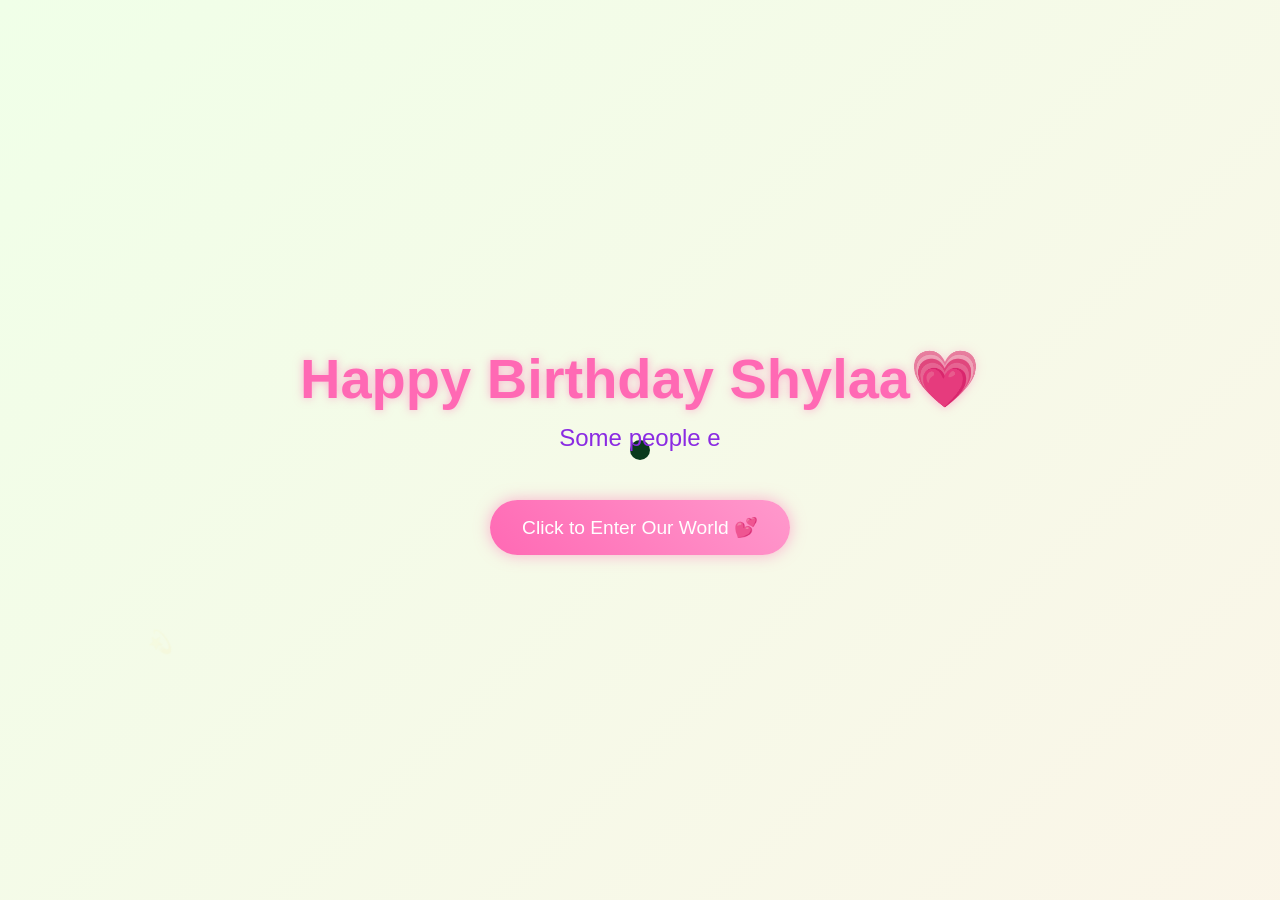
<file: index.html>
<!DOCTYPE html>
<html lang="en">
<head>
    <meta charset="UTF-8">
    <meta name="viewport" content="width=device-width, initial-scale=1.0">
    <title>Happy Birthday</title>
    <script src="https://cdnjs.cloudflare.com/ajax/libs/gsap/3.12.2/gsap.min.js"></script>
    <link rel="stylesheet" href="style.css">
    
</head>
<body>
    <audio id="bgMusic" autoplay loop preload="auto" playsinline>
        <source src="HBD.mp3" type="audio/mpeg">
    </audio>
    
    <div class="cursor"></div>
    <div class="container">
        <h1>Happy Birthday Shylaa💗</h1>
        <div class="greeting"></div>
        <button class="cta-button">Click to Enter Our World 💕</button>
    </div>

    <script src="script.js">
        
    </script>
</body>
</html>
</file>
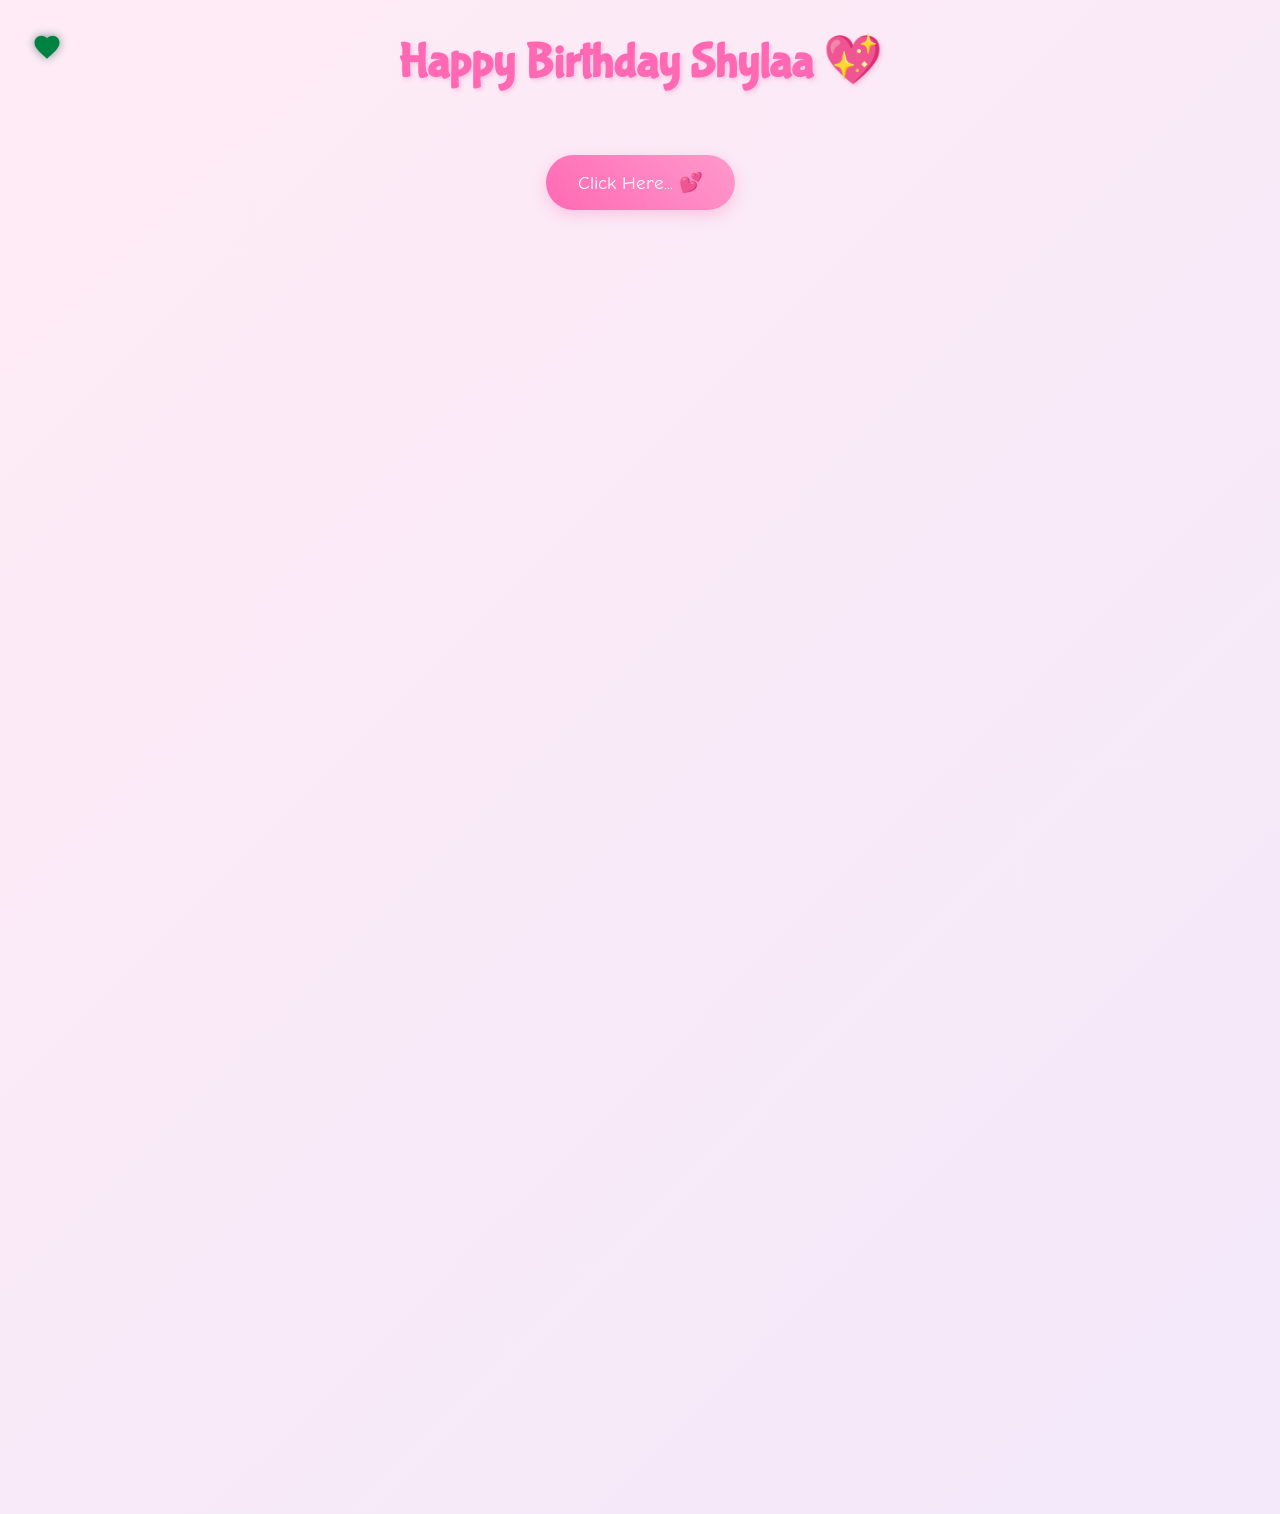
<file: cause.html>
<!DOCTYPE html>
<html lang="en">
<head>
    <meta charset="UTF-8">
    <meta name="viewport" content="width=device-width, initial-scale=1.0">
    <title>Why You're My Pookie 💖</title>
    <script src="https://cdnjs.cloudflare.com/ajax/libs/gsap/3.12.2/gsap.min.js"></script>
    <link rel="stylesheet" href="./cause.css">
    <style>
       
    </style>
</head>
<audio id="bgMusic" autoplay loop preload="auto">
    <source src="HBD.mp3" type="audio/mpeg">
</audio>
<body>
    <div class="custom-cursor">
        <svg viewBox="0 0 24 24">
            <path fill="#ff69b4" d="M12 21.35l-1.45-1.32C5.4 15.36 2 12.28 2 8.5 2 5.42 4.42 3 7.5 3c1.74 0 3.41.81 4.5 2.09C13.09 3.81 14.76 3 16.5 3 19.58 3 22 5.42 22 8.5c0 3.78-3.4 6.86-8.55 11.54L12 21.35z"/>
        </svg>
    </div>

    <div class="container">
        <h1>Happy Birthday Shylaa 💖</h1>
        
        <div id="reasons-container"></div>
        
        <button class="shuffle-button">Click Here... 💕</button>
        <div class="reason-counter"></div>

        <div class="ending-section">
            <div class="teddy-hug">
                <img src="./d1.jpg" alt="Teddy Hug">
            </div>
            <div class="ending-text">You're the BESTEST ! 💖</div>
        </div>
    </div>

    <script src="cause.js">
       
    </script>
</body>
</html>
</file>
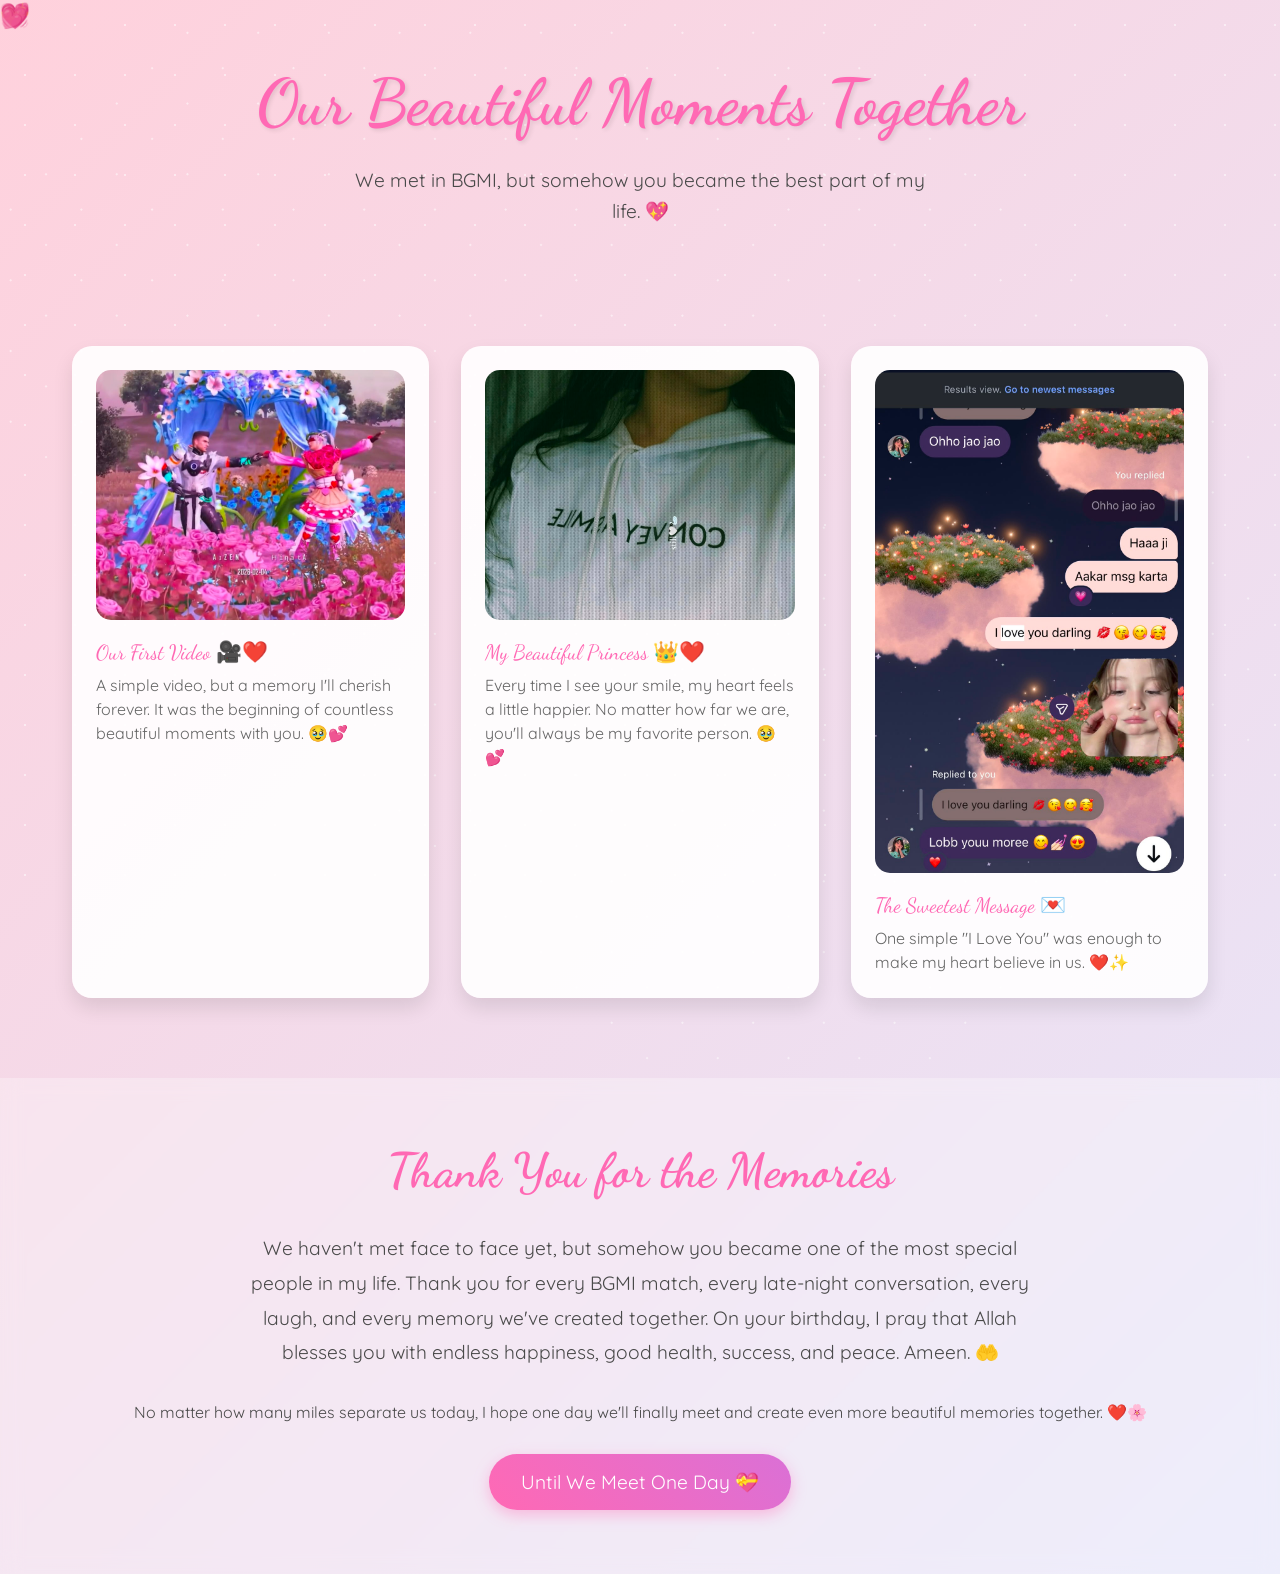
<file: last.html>
<!DOCTYPE html>
<html lang="en">

<head>
    <meta charset="UTF-8">
    <meta name="viewport" content="width=device-width, initial-scale=1.0">
    <title>Our Beautiful Memories ✨</title>
    <style>
        @import url('https://fonts.googleapis.com/css2?family=Dancing+Script:wght@700&family=Quicksand:wght@300;400;500;600&display=swap');

        * {
            margin: 0;
            padding: 0;
            box-sizing: border-box;
        }

        body {
            min-height: 100vh;
            background: linear-gradient(135deg,
                    #ffd1dc 0%,
                    #e6e6fa 25%,
                    #ffefd5 50%,
                    #e6e6fa 75%,
                    #ffd1dc 100%);
            background-size: 400% 400%;
            animation: gradientFlow 15s ease infinite;
            font-family: 'Quicksand', sans-serif;
            overflow-x: hidden;
            color: #4a4a4a;
        }

        @keyframes gradientFlow {
            0% {
                background-position: 0% 50%;
            }

            50% {
                background-position: 100% 50%;
            }

            100% {
                background-position: 0% 50%;
            }
        }

        /* Enhanced Sparkle Effect */
        .magic-sparkles {
            position: fixed;
            top: 0;
            left: 0;
            width: 100%;
            height: 100%;
            pointer-events: none;
            z-index: 1;
        }

        .sparkle {
            position: absolute;
            width: 6px;
            height: 6px;
            border-radius: 50%;
            background-color: white;
            animation: twinkle var(--duration, 4s) ease-in-out infinite;
            opacity: 0;
        }

        @keyframes twinkle {

            0%,
            100% {
                opacity: 0;
                transform: scale(0.5);
            }

            50% {
                opacity: 0.8;
                transform: scale(1);
            }
        }

        /* Generate 50 sparkles with different positions and animations */
        .magic-sparkles::before,
        .magic-sparkles::after {
            content: '';
            position: absolute;
            width: 100%;
            height: 100%;
            background-image: radial-gradient(circle, white 1px, transparent 1px);
            background-size: 50px 50px;
            animation: sparkleLayer 8s linear infinite;
            opacity: 0.5;
        }

        .magic-sparkles::after {
            animation-delay: -4s;
            transform: rotate(45deg);
        }

        @keyframes sparkleLayer {
            0% {
                transform: translateY(0);
            }

            100% {
                transform: translateY(-50px);
            }
        }

        /* Floating Hearts */
        .floating-hearts {
            position: fixed;
            width: 100%;
            height: 100%;
            pointer-events: none;
            z-index: 2;
        }

        .heart {
            position: absolute;
            font-size: 1.5rem;
            color: rgba(255, 105, 180, 0.6);
            animation: floatHeart var(--float-duration, 6s) ease-in-out infinite;
            animation-delay: var(--delay, 0s);
        }

        @keyframes floatHeart {
            0% {
                transform: translate(0, 100vh) rotate(0deg);
            }

            100% {
                transform: translate(var(--translate-x, 0), -100vh) rotate(360deg);
            }
        }

        /* Welcome Section */
        .welcome {
            text-align: center;
            padding: 4rem 2rem;
            position: relative;
            z-index: 3;
        }

        .welcome h1 {
            font-family: 'Dancing Script', cursive;
            font-size: 4rem;
            color: #ff69b4;
            text-shadow: 2px 2px 4px rgba(0, 0, 0, 0.1);
            animation: fadeInScale 2s ease;
        }

        .welcome p {
            font-size: 1.2rem;
            max-width: 600px;
            margin: 1.5rem auto;
            line-height: 1.6;
            animation: fadeIn 2s ease 0.5s both;
        }

        /* Enhanced Memory Cards */
        .memory-container {
            max-width: 1200px;
            margin: 0 auto;
            padding: 2rem;
            display: grid;
            grid-template-columns: repeat(auto-fit, minmax(300px, 1fr));
            gap: 2rem;
            z-index: 3;
            position: relative;
        }

        .memory-card {
            background: rgba(255, 255, 255, 0.9);
            border-radius: 20px;
            padding: 1.5rem;
            box-shadow: 0 10px 20px rgba(0, 0, 0, 0.1);
            transition: all 0.5s cubic-bezier(0.4, 0, 0.2, 1);
            position: relative;
            overflow: hidden;
        }

        .memory-card:hover {
            transform: translateY(-10px) scale(1.02);
            box-shadow: 0 15px 30px rgba(0, 0, 0, 0.15);
        }

        .memory-card::before {
            content: '';
            position: absolute;
            top: 0;
            left: 0;
            width: 100%;
            height: 100%;
            background: linear-gradient(45deg, transparent, rgba(255, 255, 255, 0.4), transparent);
            transform: translateX(-100%);
            transition: 0.5s;
        }

        .memory-card:hover::before {
            transform: translateX(100%);
        }

        .memory-img {
            width: 100%;
            height: 250px;
            object-fit: cover;
            border-radius: 15px;
            margin-bottom: 1rem;
            transition: transform 0.5s ease;
        }
        .shyla{
             width: 100%;
            
            object-fit: cover;
            border-radius: 15px;
            margin-bottom: 1rem;
            transition: transform 0.5s ease;
        }

        .memory-card:hover .memory-img {
            transform: scale(1.05);
        }

        .memory-date {
            font-family: 'Dancing Script', cursive;
            color: #ff69b4;
            font-size: 1.3rem;
            margin-bottom: 0.5rem;
        }

        .memory-caption {
            font-size: 1rem;
            line-height: 1.5;
            color: #666;
        }

        /* Final Message Section */
        .final-message {
            text-align: center;
            padding: 4rem 2rem;
            background: rgba(255, 255, 255, 0.3);
            backdrop-filter: blur(10px);
            margin-top: 3rem;
            position: relative;
            z-index: 3;
        }

        .final-message h2 {
            font-family: 'Dancing Script', cursive;
            font-size: 3rem;
            color: #ff69b4;
            margin-bottom: 2rem;
            animation: heartbeat 2s infinite;
        }

        @keyframes heartbeat {

            0%,
            100% {
                transform: scale(1);
            }

            50% {
                transform: scale(1.1);
            }
        }

        .final-message p {
            font-size: 1.2rem;
            max-width: 800px;
            margin: 0 auto 2rem;
            line-height: 1.8;
        }

        .goodbye-btn {
            display: inline-block;
            padding: 1rem 2rem;
            font-size: 1.2rem;
            background: linear-gradient(45deg, #ff69b4, #da70d6);
            color: white;
            border: none;
            border-radius: 50px;
            cursor: pointer;
            text-decoration: none;
            transition: all 0.3s ease;
            box-shadow: 0 5px 15px rgba(255, 105, 180, 0.4);
            animation: float 3s infinite ease-in-out;
        }

        .goodbye-btn:hover {
            transform: translateY(-5px);
            box-shadow: 0 8px 20px rgba(255, 105, 180, 0.6);
        }

        @keyframes float {

            0%,
            100% {
                transform: translateY(0);
            }

            50% {
                transform: translateY(-10px);
            }
        }

        /* Animations */
        @keyframes fadeInScale {
            0% {
                opacity: 0;
                transform: scale(0.8);
            }

            100% {
                opacity: 1;
                transform: scale(1);
            }
        }

        @keyframes fadeIn {
            0% {
                opacity: 0;
            }

            100% {
                opacity: 1;
            }
        }

        /* Generate Hearts */
        .js-generate-hearts {
            position: fixed;
            width: 100%;
            height: 100%;
            pointer-events: none;
            z-index: 2;
        }

        /* Custom Scrollbar */
        ::-webkit-scrollbar {
            width: 12px;
        }

        ::-webkit-scrollbar-track {
            background: rgba(255, 255, 255, 0.4);
        }

        ::-webkit-scrollbar-thumb {
            background: linear-gradient(45deg, #ff69b4, #da70d6);
            border-radius: 6px;
        }

        /* Responsive Design */
        @media (max-width: 768px) {
            .welcome h1 {
                font-size: 3rem;
            }

            .memory-container {
                grid-template-columns: 1fr;
            }

            .final-message h2 {
                font-size: 2.5rem;
            }
        }
    </style>
</head>
<audio id="bgMusic" autoplay loop preload="auto" playsinline>
        <source src="HBD.mp3" type="audio/mpeg">
    </audio>
<body>
    <div class="magic-sparkles"></div>
    <div class="floating-hearts">
        <!-- Hearts will be generated via CSS -->
        <div class="heart" style="--float-duration: 6s; --delay: 0s; --translate-x: 20px;">💝</div>
        <div class="heart" style="--float-duration: 8s; --delay: 1s; --translate-x: -30px;">💖</div>
        <div class="heart" style="--float-duration: 7s; --delay: 2s; --translate-x: 40px;">💗</div>
        <div class="heart" style="--float-duration: 9s; --delay: 3s; --translate-x: -20px;">💓</div>
        <div class="heart" style="--float-duration: 5s; --delay: 4s; --translate-x: 30px;">💕</div>
    </div>

    <section class="welcome">
        <h1>Our Beautiful Moments Together</h1>
        <p>We met in BGMI, but somehow you became the best part of my life. 💖</p>
    </section>

    <div class="memory-container">
        <div class="memory-card">
            <img src="./d1.jpg" alt="First Date" class="memory-img">
            <div class="memory-date">Our First Video 🎥❤️</div>
            <div class="memory-caption">A simple video, but a memory I'll cherish forever. It was the beginning of countless beautiful moments with you. 🥹💕</div>
        </div>
        <div class="memory-card">
            <img src="./d2.jpg" alt="Beach Day" class="memory-img">
            <div class="memory-date">My Beautiful Princess 👑❤️</div>
            <div class="memory-caption">Every time I see your smile, my heart feels a little happier. No matter how far we are, you'll always be my favorite person. 🥹💕</div>
        </div>
        <div class="memory-card">
            <img class="shyla" src="./d3.jpg" alt="Movie Night" class="memory-img">
            <div class="memory-date">The Sweetest Message 💌</div>
            <div class="memory-caption">One simple "I Love You" was enough to make my heart believe in us. ❤️✨ 

            </div>
        </div>

    </div>

    <section class="final-message">
        <h2>Thank You for the Memories</h2>
        <p>We haven't met face to face yet, but somehow you became one of the most special people in my life.
Thank you for every BGMI match, every late-night conversation, every laugh, and every memory we've created together.
On your birthday, I pray that Allah blesses you with endless happiness, good health, success, and peace. Ameen. 🤲
        </p>No matter how many miles separate us today, I hope one day we'll finally meet and create even more beautiful memories together. ❤️🌸</p>
    
        <a href="#" class="goodbye-btn">Until We Meet One Day 💝</a>
    </section>
</body>

</html>
</file>
<file: style.css>
* {
    margin: 0;
    padding: 0;
    box-sizing: border-box;
    cursor: none;
}

body {
    min-height: 100vh;
    display: flex;
    flex-direction: column;
    align-items: center;
    justify-content: center;
    background: linear-gradient(-45deg, #fee9f7, #e8f5fe, #fef2e8, #f0ffe8);
    background-size: 400% 400%;
    animation: gradientBG 15s ease infinite;
    font-family: 'Arial Rounded MT Bold', Arial, sans-serif;
    overflow: hidden;
    position: relative;
}
audio {
    display: none;
}
.cursor {
    width: 20px;
    height: 20px;
    background: pink;
    border-radius: 50%;
    position: fixed;
    pointer-events: none;
    mix-blend-mode: difference;
    transition: transform 0.2s;
}

.container {
    text-align: center;
    z-index: 1;
}

h1 {
    font-size: 3.5rem;
    color: #ff69b4;
    text-shadow: 0 0 10px rgba(255, 105, 180, 0.5);
    margin-bottom: 2rem;
    opacity: 0;
}

.greeting {
    font-size: 1.5rem;
    color: #8a2be2;
    margin-bottom: 3rem;
    min-height: 2em;
}

.cta-button {
    padding: 1rem 2rem;
    font-size: 1.2rem;
    background: linear-gradient(45deg, #ff69b4, #ff99cc);
    border: none;
    border-radius: 50px;
    color: white;
    cursor: pointer;
    box-shadow: 0 0 15px rgba(255, 105, 180, 0.5);
    transition: transform 0.3s, box-shadow 0.3s;
    opacity: 0;
}

.cta-button:hover {
    transform: scale(1.1);
    box-shadow: 0 0 25px rgba(255, 105, 180, 0.7);
}

.floating {
    position: absolute;
    pointer-events: none;
    opacity: 0;
}

@keyframes gradientBG {
    0% { background-position: 0% 50%; }
    50% { background-position: 100% 50%; }
    100% { background-position: 0% 50%; }
}

@media (max-width: 768px) {
    h1 { font-size: 2rem; }
    .greeting { font-size: 1.2rem; }
    .cta-button { font-size: 1rem; }
}
</file>
<file: cause.css>
@import url('https://fonts.googleapis.com/css2?family=Bubblegum+Sans&family=Comic+Neue:wght@700&family=Quicksand:wght@500&display=swap');

* {
    margin: 0;
    padding: 0;
    box-sizing: border-box;
    cursor: none;
}

body {
    min-height: 100vh;
    background: linear-gradient(-45deg, #ffe6e6, #e6e6ff, #ffebf5);
    background-size: 400% 400%;
    animation: gradientBG 15s ease infinite;
    font-family: 'Quicksand', sans-serif;
    overflow-x: hidden;
    padding: 2rem;
}

.custom-cursor {
    width: 30px;
    height: 30px;
    position: fixed;
    pointer-events: none;
    z-index: 9999;
    mix-blend-mode: difference;
    transition: transform 0.1s;
}

.custom-cursor svg {
    width: 100%;
    height: 100%;
    filter: drop-shadow(0 0 5px rgba(255, 182, 193, 0.5));
}

.container {
    max-width: 1200px;
    margin: 0 auto;
    text-align: center;
    position: relative;
    z-index: 1;
}

h1 {
    font-family: 'Bubblegum Sans', cursive;
    font-size: 3rem;
    color: #ff69b4;
    text-shadow: 2px 2px 4px rgba(255, 105, 180, 0.3);
    margin-bottom: 2rem;
    animation: bounce 1s ease infinite;
}

.reason-card {
    background: rgba(255, 255, 255, 0.9);
    border-radius: 20px;
    padding: 2rem;
    margin: 1.5rem;
    box-shadow: 0 5px 15px rgba(0, 0, 0, 0.1);
    transition: transform 0.3s, box-shadow 0.3s;
    cursor: pointer;
    position: relative;
    overflow: hidden;
}

.reason-card:hover {
    transform: translateY(-5px);
    box-shadow: 0 8px 25px rgba(255, 105, 180, 0.2);
}

.reason-text {
    font-size: 1.2rem;
    margin-bottom: 1rem;
    position: relative;
    z-index: 2;
}

.gif-overlay {
    position: absolute;
    top: 0;
    left: 0;
    width: 100%;
    height: 100%;
    background: rgba(255, 255, 255, 0.95);
    display: flex;
    align-items: center;
    justify-content: center;
    opacity: 0;
    transition: opacity 0.3s;
    z-index: 1;
}

.reason-card:hover .gif-overlay {
    opacity: 1;
}

.shuffle-button {
    background: linear-gradient(45deg, #ff69b4, #ff99cc);
    border: none;
    border-radius: 50px;
    padding: 1rem 2rem;
    font-size: 1.2rem;
    color: white;
    margin: 2rem 0;
    cursor: pointer;
    transition: transform 0.3s;
    font-family: 'Comic Neue', cursive;
    box-shadow: 0 5px 15px rgba(255, 105, 180, 0.3);
}

.shuffle-button:hover {
    transform: scale(1.1);
}

.floating {
    position: fixed;
    pointer-events: none;
    animation: float 3s ease-in-out infinite;
}

.ending-section {
    margin-top: 4rem;
    padding: 2rem;
    text-align: center;
}

.ending-text {
    font-family: 'Bubblegum Sans', cursive;
    font-size: 2rem;
    color: #ff69b4;
    margin-bottom: 2rem;
    opacity: 0;
    transform: translateY(20px);
}

.teddy-hug {
    width: 200px;
    margin: 0 auto;
    transform: scale(0);
}

@keyframes gradientBG {
    0% { background-position: 0% 50%; }
    50% { background-position: 100% 50%; }
    100% { background-position: 0% 50%; }
}

@keyframes float {
    0%, 100% { transform: translateY(0); }
    50% { transform: translateY(-20px); }
}

@keyframes bounce {
    0%, 100% { transform: translateY(0); }
    50% { transform: translateY(-10px); }
}

@media (max-width: 768px) {
    h1 { font-size: 2rem; }
    .reason-card { margin: 1rem; }
    .reason-text { font-size: 1rem; }
}
.shuffle-button {
    background: linear-gradient(45deg, #ff69b4, #ff99cc);
    border: none;
    border-radius: 50px;
    padding: 1rem 2rem;
    font-size: 1.2rem;
    color: white;
    margin: 2rem 0;
    cursor: pointer;
    transition: all 0.3s;
    font-family: 'Comic Neue', cursive;
    box-shadow: 0 5px 15px rgba(255, 105, 180, 0.3);
}

.shuffle-button.story-mode {
    background: linear-gradient(45deg, #9b6dff, #ff6dc7);
    transform: scale(1.1);
}

.shuffle-button:hover {
    transform: scale(1.1);
}

.shuffle-button.story-mode:hover {
    transform: scale(1.2);
}

.reason-counter {
    font-size: 0.9rem;
    color: #ff69b4;
    margin-top: 1rem;
    opacity: 0.7;
}
</file>
